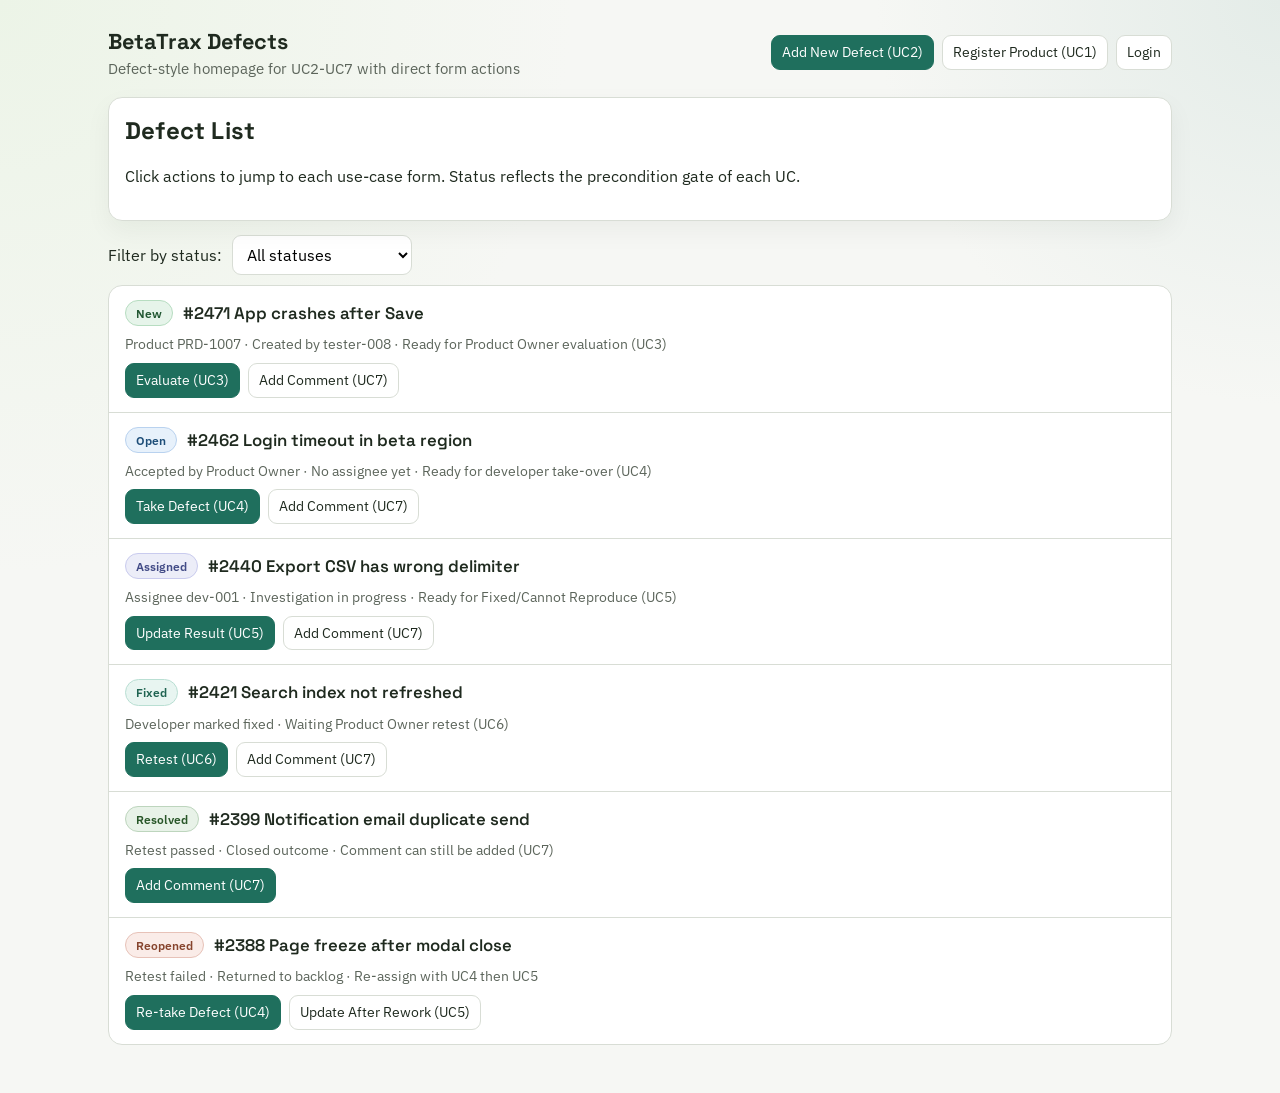
<file: index.html>
<!DOCTYPE html>
<html lang="en">
  <head>
    <meta charset="UTF-8" />
    <meta name="viewport" content="width=device-width, initial-scale=1.0" />
    <title>BetaTrax Defect Board</title>
    <link rel="preconnect" href="https://fonts.googleapis.com" />
    <link rel="preconnect" href="https://fonts.gstatic.com" crossorigin />
    <link
      href="https://fonts.googleapis.com/css2?family=IBM+Plex+Sans:wght@400;600&family=Space+Grotesk:wght@500;700&display=swap"
      rel="stylesheet"
    />
    <link rel="stylesheet" href="assets/styles.css" />
    <script defer src="assets/app.js"></script>
  </head>
  <body>
    <main class="layout">
      <header class="topbar">
        <div>
          <div class="brand">BetaTrax Defects</div>
          <div class="sub">Defect-style homepage for UC2-UC7 with direct form actions</div>
        </div>
        <div class="Defect-actions">
          <a class="action-link primary" href="usecases/uc2-submit-defect.html">Add New Defect (UC2)</a>
          <!-- <a class="action-link" href="external-tester-ui.html">External Tester UI (UC2)</a> -->
          <a class="action-link" href="usecases/uc1-register-product.html">Register Product (UC1)</a>
          <a class="action-link" href="external-auth.html">Login</a>
        </div>
      </header>

      <section class="card hero">
        <h1>Defect List</h1>
        <p>Click actions to jump to each use-case form. Status reflects the precondition gate of each UC.</p>
      </section>

      <section class="toolbar">
        <label for="Defect-filter">Filter by status:</label>
        <select id="Defect-filter">
          <option value="all">All statuses</option>
          <option value="new">New</option>
          <option value="open">Open</option>
          <option value="assigned">Assigned</option>
          <option value="fixed">Fixed</option>
          <option value="resolved">Resolved</option>
          <option value="reopened">Reopened</option>
        </select>
      </section>

      <section class="Defect-list">
        <article class="Defect-item" data-status="new">
          <div class="Defect-head">
            <span class="status-badge status-new">New</span>
            <a class="Defect-title" href="usecases/uc3-evaluate-defect.html">#2471 App crashes after Save</a>
          </div>
          <div class="Defect-meta">Product PRD-1007 · Created by tester-008 · Ready for Product Owner evaluation (UC3)</div>
          <div class="Defect-actions">
            <a class="action-link primary" href="usecases/uc3-evaluate-defect.html">Evaluate (UC3)</a>
            <a class="action-link" href="usecases/uc7-add-comment.html">Add Comment (UC7)</a>
          </div>
        </article>

        <article class="Defect-item" data-status="open">
          <div class="Defect-head">
            <span class="status-badge status-open">Open</span>
            <a class="Defect-title" href="usecases/uc4-take-defect.html">#2462 Login timeout in beta region</a>
          </div>
          <div class="Defect-meta">Accepted by Product Owner · No assignee yet · Ready for developer take-over (UC4)</div>
          <div class="Defect-actions">
            <a class="action-link primary" href="usecases/uc4-take-defect.html">Take Defect (UC4)</a>
            <a class="action-link" href="usecases/uc7-add-comment.html">Add Comment (UC7)</a>
          </div>
        </article>

        <article class="Defect-item" data-status="assigned">
          <div class="Defect-head">
            <span class="status-badge status-assigned">Assigned</span>
            <a class="Defect-title" href="usecases/uc5-update-defect.html">#2440 Export CSV has wrong delimiter</a>
          </div>
          <div class="Defect-meta">Assignee dev-001 · Investigation in progress · Ready for Fixed/Cannot Reproduce (UC5)</div>
          <div class="Defect-actions">
            <a class="action-link primary" href="usecases/uc5-update-defect.html">Update Result (UC5)</a>
            <a class="action-link" href="usecases/uc7-add-comment.html">Add Comment (UC7)</a>
          </div>
        </article>

        <article class="Defect-item" data-status="fixed">
          <div class="Defect-head">
            <span class="status-badge status-fixed">Fixed</span>
            <a class="Defect-title" href="usecases/uc6-retest-defect.html">#2421 Search index not refreshed</a>
          </div>
          <div class="Defect-meta">Developer marked fixed · Waiting Product Owner retest (UC6)</div>
          <div class="Defect-actions">
            <a class="action-link primary" href="usecases/uc6-retest-defect.html">Retest (UC6)</a>
            <a class="action-link" href="usecases/uc7-add-comment.html">Add Comment (UC7)</a>
          </div>
        </article>

        <article class="Defect-item" data-status="resolved">
          <div class="Defect-head">
            <span class="status-badge status-resolved">Resolved</span>
            <a class="Defect-title" href="usecases/uc7-add-comment.html">#2399 Notification email duplicate send</a>
          </div>
          <div class="Defect-meta">Retest passed · Closed outcome · Comment can still be added (UC7)</div>
          <div class="Defect-actions">
            <a class="action-link primary" href="usecases/uc7-add-comment.html">Add Comment (UC7)</a>
          </div>
        </article>

        <article class="Defect-item" data-status="reopened">
          <div class="Defect-head">
            <span class="status-badge status-reopened">Reopened</span>
            <a class="Defect-title" href="usecases/uc4-take-defect.html">#2388 Page freeze after modal close</a>
          </div>
          <div class="Defect-meta">Retest failed · Returned to backlog · Re-assign with UC4 then UC5</div>
          <div class="Defect-actions">
            <a class="action-link primary" href="usecases/uc4-take-defect.html">Re-take Defect (UC4)</a>
            <a class="action-link" href="usecases/uc5-update-defect.html">Update After Rework (UC5)</a>
          </div>
        </article>
      </section>
    </main>
  </body>
</html>
</file>
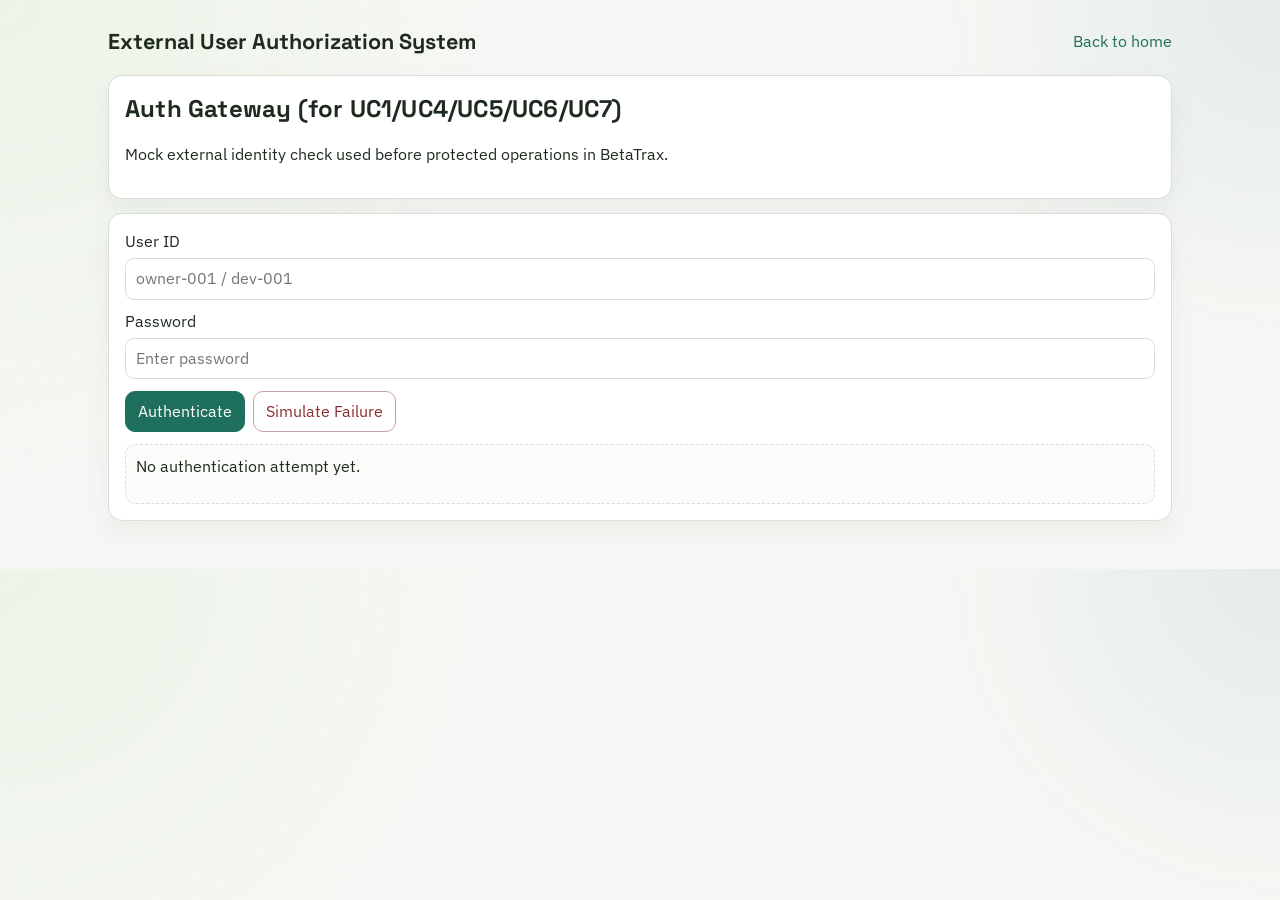
<file: external-auth.html>
<!DOCTYPE html>
<html lang="en">
  <head>
    <meta charset="UTF-8" />
    <meta name="viewport" content="width=device-width, initial-scale=1.0" />
    <title>External Authorization System</title>
    <link rel="preconnect" href="https://fonts.googleapis.com" />
    <link rel="preconnect" href="https://fonts.gstatic.com" crossorigin />
    <link
      href="https://fonts.googleapis.com/css2?family=IBM+Plex+Sans:wght@400;600&family=Space+Grotesk:wght@500;700&display=swap"
      rel="stylesheet"
    />
    <link rel="stylesheet" href="assets/styles.css" />
    <script defer src="assets/app.js"></script>
  </head>
  <body>
    <main class="layout">
      <header class="topbar">
        <div class="brand">External User Authorization System</div>
        <a href="index.html">Back to home</a>
      </header>

      <section class="card hero">
        <h1>Auth Gateway (for UC1/UC4/UC5/UC6/UC7)</h1>
        <p>Mock external identity check used before protected operations in BetaTrax.</p>
      </section>

      <section class="card">
        <div class="field">
          <label>User ID</label>
          <input type="text" placeholder="owner-001 / dev-001" />
        </div>
        <div class="field">
          <label>Password</label>
          <input type="password" placeholder="Enter password" />
        </div>
        <div class="actions">
          <button
            class="primary"
            data-status-target="auth-status"
            data-message="Authentication successful. Log in as [developer/product manager] of [productID]."
          >
            Authenticate
          </button>
          <button
            class="warn"
            data-status-target="auth-status"
            data-message="Authentication failed. Invalid user ID or password."
            data-tone="error"
          >
            Simulate Failure
          </button>
        </div>
        <div id="auth-status" class="status-box">No authentication attempt yet.</div>
      </section>
    </main>
  </body>
</html>
</file>
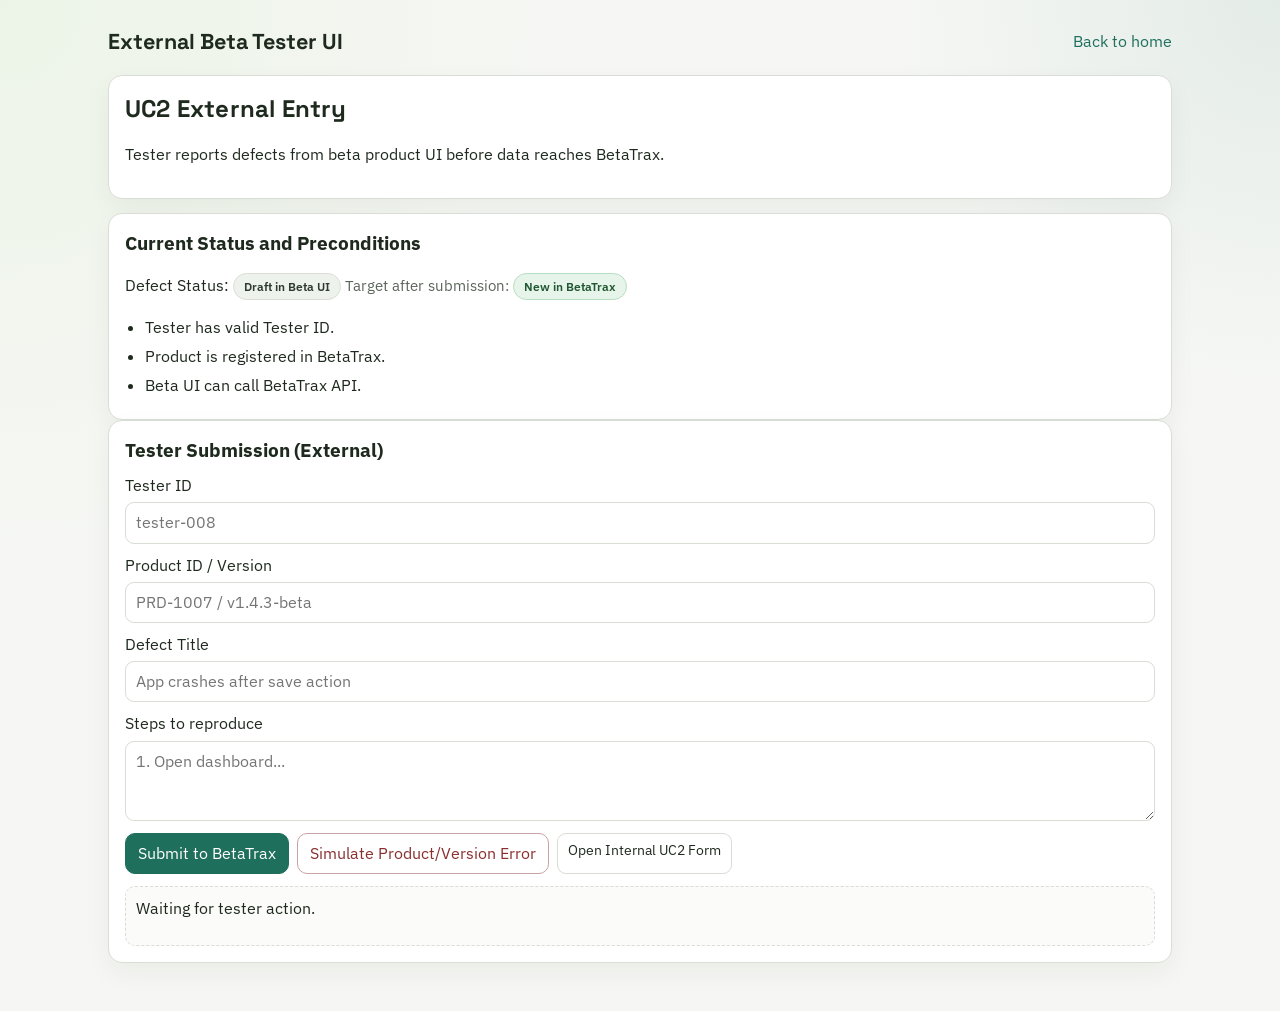
<file: external-tester-ui.html>
<!DOCTYPE html>
<html lang="en">
  <head>
    <meta charset="UTF-8" />
    <meta name="viewport" content="width=device-width, initial-scale=1.0" />
    <title>External Beta Tester UI</title>
    <link rel="preconnect" href="https://fonts.googleapis.com" />
    <link rel="preconnect" href="https://fonts.gstatic.com" crossorigin />
    <link
      href="https://fonts.googleapis.com/css2?family=IBM+Plex+Sans:wght@400;600&family=Space+Grotesk:wght@500;700&display=swap"
      rel="stylesheet"
    />
    <link rel="stylesheet" href="assets/styles.css" />
    <script defer src="assets/app.js"></script>
  </head>
  <body>
    <main class="layout">
      <header class="topbar">
        <div class="brand">External Beta Tester UI</div>
        <a href="index.html">Back to home</a>
      </header>

      <section class="card hero">
        <h1>UC2 External Entry</h1>
        <p>Tester reports defects from beta product UI before data reaches BetaTrax.</p>
      </section>

      <section class="card">
        <h3>Current Status and Preconditions</h3>
        <p>
          Defect Status:
          <span class="status-badge">Draft in Beta UI</span>
          <span class="sub">Target after submission:</span>
          <span class="status-badge status-new">New in BetaTrax</span>
        </p>
        <ul class="precheck">
          <li>Tester has valid Tester ID.</li>
          <li>Product is registered in BetaTrax.</li>
          <li>Beta UI can call BetaTrax API.</li>
        </ul>
      </section>

      <section class="card">
        <h3>Tester Submission (External)</h3>
        <div class="field"><label>Tester ID</label><input placeholder="tester-008" /></div>
        <div class="field"><label>Product ID / Version</label><input placeholder="PRD-1007 / v1.4.3-beta" /></div>
        <div class="field"><label>Defect Title</label><input placeholder="App crashes after save action" /></div>
        <div class="field"><label>Steps to reproduce</label><textarea placeholder="1. Open dashboard..."></textarea></div>
        <div class="actions">
          <button class="primary" data-status-target="external-tester-status" data-message="Submitted to BetaTrax API. Report created with status New.">Submit to BetaTrax</button>
          <button class="warn" data-status-target="external-tester-status" data-message="Submission failed. Invalid product/version from external UI." data-tone="error">Simulate Product/Version Error</button>
          <a class="action-link" href="usecases/uc2-submit-defect.html">Open Internal UC2 Form</a>
        </div>
        <div id="external-tester-status" class="status-box">Waiting for tester action.</div>
      </section>
    </main>
  </body>
</html>
</file>
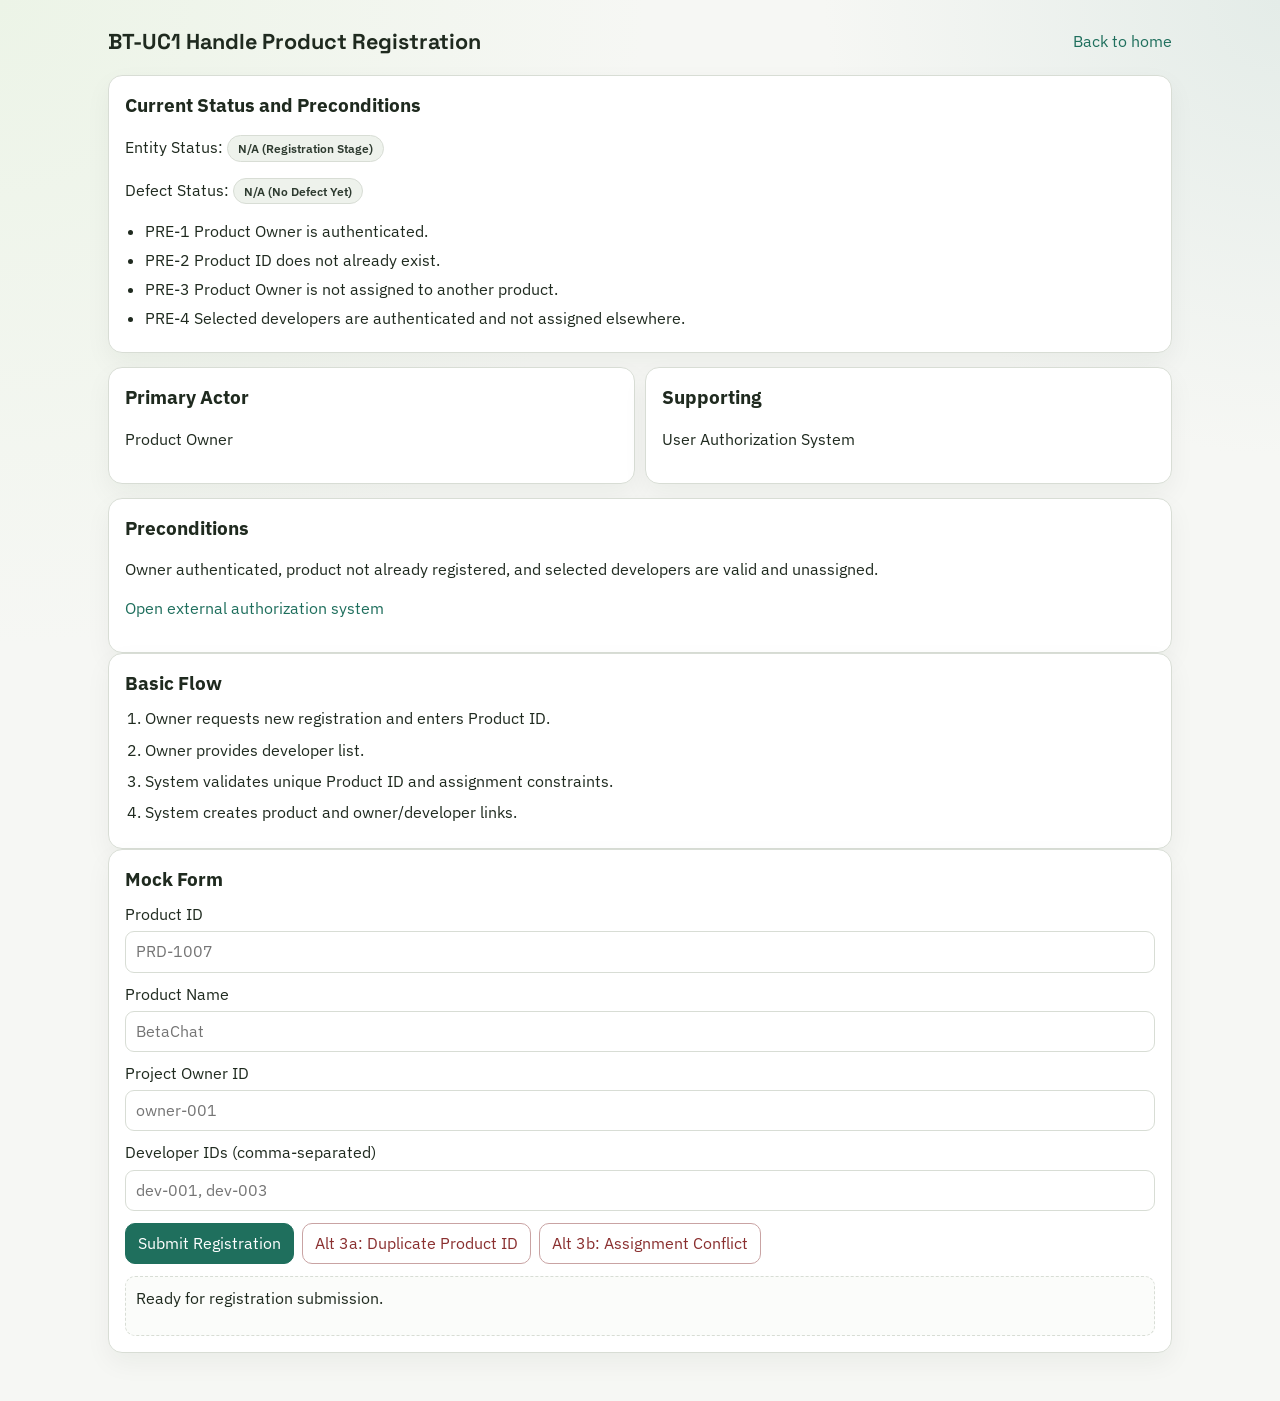
<file: usecases/uc1-register-product.html>
<!DOCTYPE html>
<html lang="en">
  <head>
    <meta charset="UTF-8" />
    <meta name="viewport" content="width=device-width, initial-scale=1.0" />
    <title>BT-UC1 Handle Product Registration</title>
    <link rel="preconnect" href="https://fonts.googleapis.com" />
    <link rel="preconnect" href="https://fonts.gstatic.com" crossorigin />
    <link
      href="https://fonts.googleapis.com/css2?family=IBM+Plex+Sans:wght@400;600&family=Space+Grotesk:wght@500;700&display=swap"
      rel="stylesheet"
    />
    <link rel="stylesheet" href="../assets/styles.css" />
    <script defer src="../assets/app.js"></script>
  </head>
  <body>
    <main class="layout">
      <header class="topbar">
        <div class="brand">BT-UC1 Handle Product Registration</div>
        <a href="../index.html">Back to home</a>
      </header>
      <section class="card">
        <h3>Current Status and Preconditions</h3>
        <p>
          Entity Status:
          <span class="status-badge">N/A (Registration Stage)</span>
        </p>
        <p>
          Defect Status:
          <span class="status-badge">N/A (No Defect Yet)</span>
        </p>
        <ul class="precheck">
          <li>PRE-1 Product Owner is authenticated.</li>
          <li>PRE-2 Product ID does not already exist.</li>
          <li>PRE-3 Product Owner is not assigned to another product.</li>
          <li>PRE-4 Selected developers are authenticated and not assigned elsewhere.</li>
        </ul>
      </section>
      <section class="meta">
        <article class="card"><h3>Primary Actor</h3><p>Product Owner</p></article>
        <article class="card"><h3>Supporting</h3><p>User Authorization System</p></article>
      </section>
      <section class="card">
        <h3>Preconditions</h3>
        <p>Owner authenticated, product not already registered, and selected developers are valid and unassigned.</p>
        <p class="footer-link"><a href="../external-auth.html">Open external authorization system</a></p>
      </section>
      <section class="card">
        <h3>Basic Flow</h3>
        <ol class="flow">
          <li>Owner requests new registration and enters Product ID.</li>
          <li>Owner provides developer list.</li>
          <li>System validates unique Product ID and assignment constraints.</li>
          <li>System creates product and owner/developer links.</li>
        </ol>
      </section>
      <section class="card">
        <h3>Mock Form</h3>
        <div class="field"><label>Product ID</label><input placeholder="PRD-1007" /></div>
        <div class="field"><label>Product Name</label><input placeholder="BetaChat" /></div>
        <div class="field"><label>Project Owner ID</label><input placeholder="owner-001" /></div>
        <div class="field"><label>Developer IDs (comma-separated)</label><input placeholder="dev-001, dev-003" /></div>
        <div class="actions">
          <button class="primary" data-status-target="uc1-status" data-message="Product created successfully. Owner and developers linked.">Submit Registration</button>
          <button class="warn" data-status-target="uc1-status" data-message="Rejected: Product ID already exists." data-tone="error">Alt 3a: Duplicate Product ID</button>
          <button class="warn" data-status-target="uc1-status" data-message="Rejected: Owner/Developer already assigned to another product." data-tone="error">Alt 3b: Assignment Conflict</button>
        </div>
        <div id="uc1-status" class="status-box">Ready for registration submission.</div>
      </section>
    </main>
  </body>
</html>
</file>
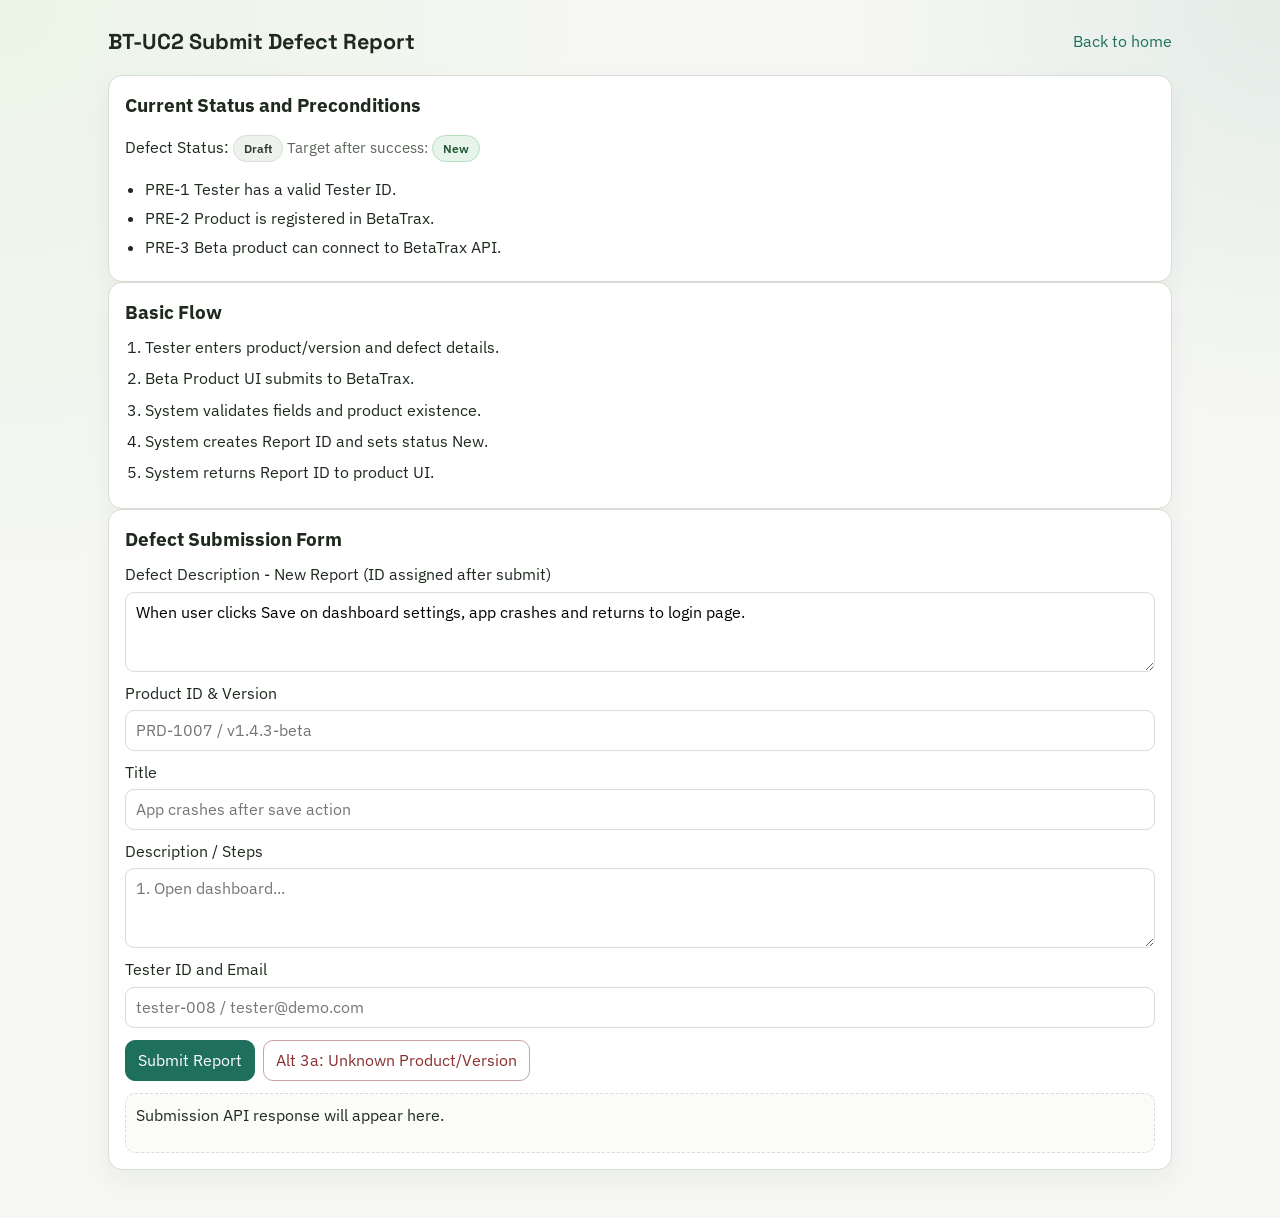
<file: usecases/uc2-submit-defect.html>
<!DOCTYPE html>
<html lang="en">
  <head>
    <meta charset="UTF-8" />
    <meta name="viewport" content="width=device-width, initial-scale=1.0" />
    <title>BT-UC2 Submit Defect Report</title>
    <link rel="preconnect" href="https://fonts.googleapis.com" />
    <link rel="preconnect" href="https://fonts.gstatic.com" crossorigin />
    <link
      href="https://fonts.googleapis.com/css2?family=IBM+Plex+Sans:wght@400;600&family=Space+Grotesk:wght@500;700&display=swap"
      rel="stylesheet"
    />
    <link rel="stylesheet" href="../assets/styles.css" />
    <script defer src="../assets/app.js"></script>
  </head>
  <body>
    <main class="layout">
      <header class="topbar">
        <div class="brand">BT-UC2 Submit Defect Report</div>
        <a href="../index.html">Back to home</a>
      </header>
      <section class="card">
        <h3>Current Status and Preconditions</h3>
        <p>
          Defect Status:
          <span class="status-badge">Draft</span>
          <span class="sub">Target after success:</span>
          <span class="status-badge status-new">New</span>
        </p>
        <ul class="precheck">
          <li>PRE-1 Tester has a valid Tester ID.</li>
          <li>PRE-2 Product is registered in BetaTrax.</li>
          <li>PRE-3 Beta product can connect to BetaTrax API.</li>
        </ul>
      </section>
      <section class="card">
        <h3>Basic Flow</h3>
        <ol class="flow">
          <li>Tester enters product/version and defect details.</li>
          <li>Beta Product UI submits to BetaTrax.</li>
          <li>System validates fields and product existence.</li>
          <li>System creates Report ID and sets status New.</li>
          <li>System returns Report ID to product UI.</li>
        </ol>
      </section>
      <section class="card">
        <h3>Defect Submission Form</h3>
        <div class="field"><label>Defect Description - New Report (ID assigned after submit)</label><textarea placeholder="Describe the observed behavior before submitting...">When user clicks Save on dashboard settings, app crashes and returns to login page.</textarea></div>
        <div class="field"><label>Product ID & Version</label><input placeholder="PRD-1007 / v1.4.3-beta" /></div>
        <div class="field"><label>Title</label><input placeholder="App crashes after save action" /></div>
        <div class="field"><label>Description / Steps</label><textarea placeholder="1. Open dashboard..."></textarea></div>
        <div class="field"><label>Tester ID and Email</label><input placeholder="tester-008 / tester@demo.com" /></div>
        <div class="actions">
          <button class="primary" data-status-target="uc2-status" data-message="Report accepted. Report ID BT-RP-2471 generated with status New.">Submit Report</button>
          <button class="warn" data-status-target="uc2-status" data-message="Submission rejected: unknown Product ID or invalid version." data-tone="error">Alt 3a: Unknown Product/Version</button>
        </div>
        <div id="uc2-status" class="status-box">Submission API response will appear here.</div>
      </section>
    </main>
  </body>
</html>
</file>
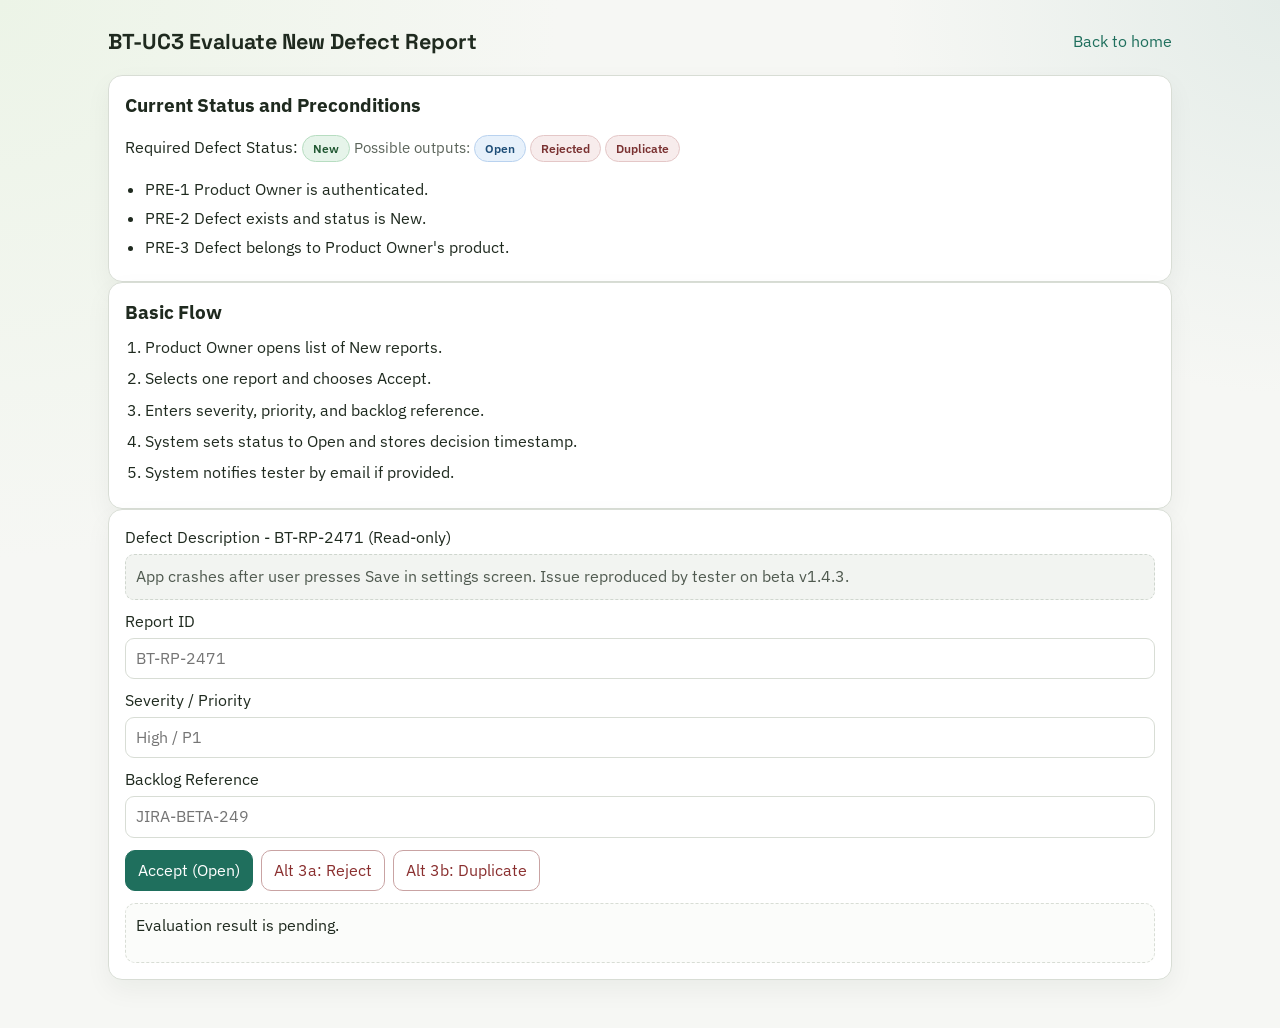
<file: usecases/uc3-evaluate-defect.html>
<!DOCTYPE html>
<html lang="en">
  <head>
    <meta charset="UTF-8" />
    <meta name="viewport" content="width=device-width, initial-scale=1.0" />
    <title>BT-UC3 Evaluate New Defect Report</title>
    <link rel="preconnect" href="https://fonts.googleapis.com" />
    <link rel="preconnect" href="https://fonts.gstatic.com" crossorigin />
    <link
      href="https://fonts.googleapis.com/css2?family=IBM+Plex+Sans:wght@400;600&family=Space+Grotesk:wght@500;700&display=swap"
      rel="stylesheet"
    />
    <link rel="stylesheet" href="../assets/styles.css" />
    <script defer src="../assets/app.js"></script>
  </head>
  <body>
    <main class="layout">
      <header class="topbar">
        <div class="brand">BT-UC3 Evaluate New Defect Report</div>
        <a href="../index.html">Back to home</a>
      </header>
      <section class="card">
        <h3>Current Status and Preconditions</h3>
        <p>
          Required Defect Status:
          <span class="status-badge status-new">New</span>
          <span class="sub">Possible outputs:</span>
          <span class="status-badge status-open">Open</span>
          <span class="status-badge status-rejected">Rejected</span>
          <span class="status-badge status-duplicate">Duplicate</span>
        </p>
        <ul class="precheck">
          <li>PRE-1 Product Owner is authenticated.</li>
          <li>PRE-2 Defect exists and status is New.</li>
          <li>PRE-3 Defect belongs to Product Owner's product.</li>
        </ul>
      </section>
      <section class="card">
        <h3>Basic Flow</h3>
        <ol class="flow">
          <li>Product Owner opens list of New reports.</li>
          <li>Selects one report and chooses Accept.</li>
          <li>Enters severity, priority, and backlog reference.</li>
          <li>System sets status to Open and stores decision timestamp.</li>
          <li>System notifies tester by email if provided.</li>
        </ol>
      </section>
      <section class="card">
        <div class="field">
          <label>Defect Description - BT-RP-2471 (Read-only)</label>
          <div class="readonly-display">App crashes after user presses Save in settings screen. Issue reproduced by tester on beta v1.4.3.</div>
        </div>
        <div class="field"><label>Report ID</label><input placeholder="BT-RP-2471" /></div>
        <div class="field"><label>Severity / Priority</label><input placeholder="High / P1" /></div>
        <div class="field"><label>Backlog Reference</label><input placeholder="JIRA-BETA-249" /></div>
        <div class="actions">
          <button class="primary" data-status-target="uc3-status" data-message="Accepted. Status changed to Open and backlog reference recorded.">Accept (Open)</button>
          <button class="warn" data-status-target="uc3-status" data-message="Rejected. Status changed to Rejected and tester notified." data-tone="error">Alt 3a: Reject</button>
          <button class="warn" data-status-target="uc3-status" data-message="Marked Duplicate. Linked to existing report and tester notified." data-tone="error">Alt 3b: Duplicate</button>
        </div>
        <div id="uc3-status" class="status-box">Evaluation result is pending.</div>
      </section>
    </main>
  </body>
</html>
</file>
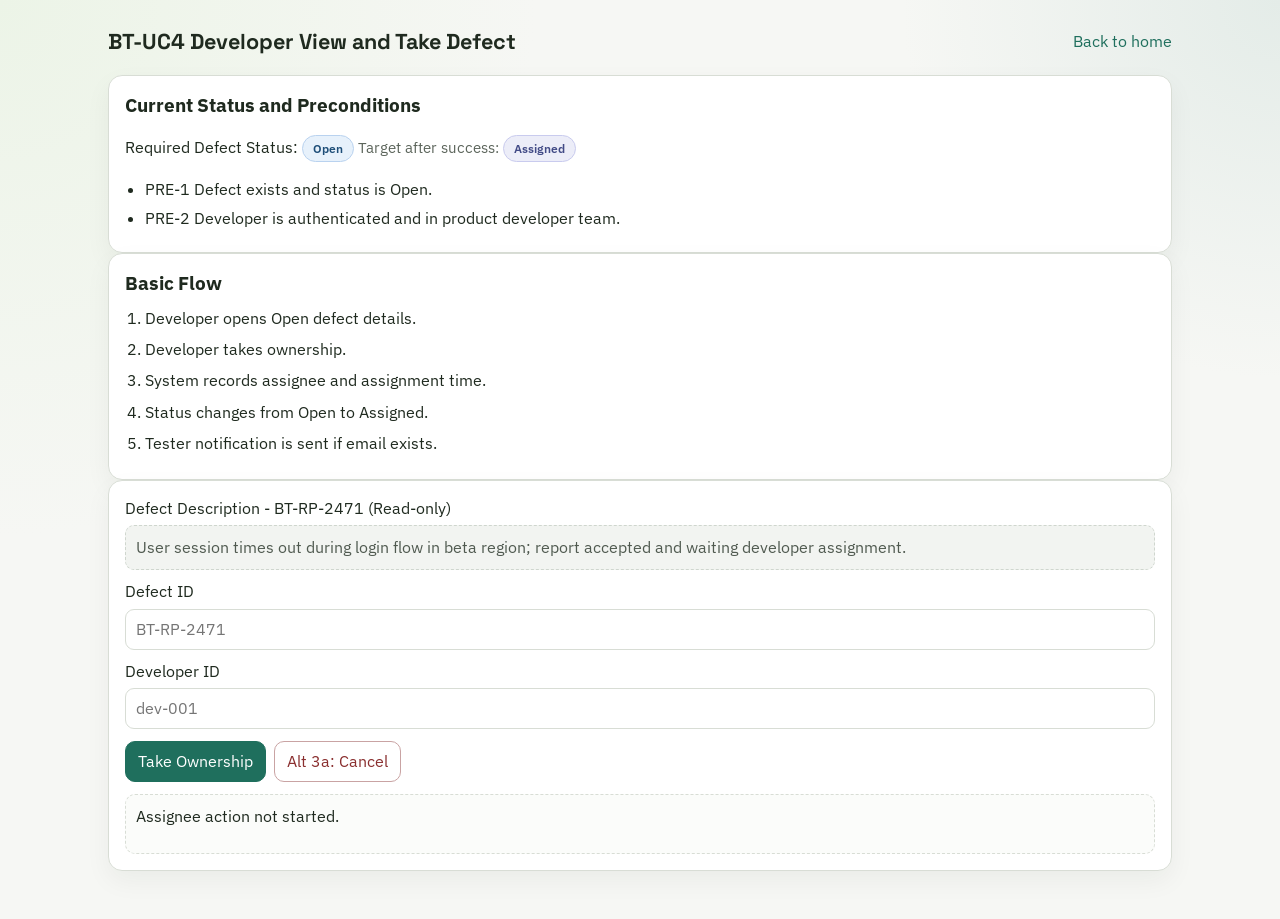
<file: usecases/uc4-take-defect.html>
<!DOCTYPE html>
<html lang="en">
  <head>
    <meta charset="UTF-8" />
    <meta name="viewport" content="width=device-width, initial-scale=1.0" />
    <title>BT-UC4 Developer View and Take Defect</title>
    <link rel="preconnect" href="https://fonts.googleapis.com" />
    <link rel="preconnect" href="https://fonts.gstatic.com" crossorigin />
    <link
      href="https://fonts.googleapis.com/css2?family=IBM+Plex+Sans:wght@400;600&family=Space+Grotesk:wght@500;700&display=swap"
      rel="stylesheet"
    />
    <link rel="stylesheet" href="../assets/styles.css" />
    <script defer src="../assets/app.js"></script>
  </head>
  <body>
    <main class="layout">
      <header class="topbar">
        <div class="brand">BT-UC4 Developer View and Take Defect</div>
        <a href="../index.html">Back to home</a>
      </header>
      <section class="card">
        <h3>Current Status and Preconditions</h3>
        <p>
          Required Defect Status:
          <span class="status-badge status-open">Open</span>
          <span class="sub">Target after success:</span>
          <span class="status-badge status-assigned">Assigned</span>
        </p>
        <ul class="precheck">
          <li>PRE-1 Defect exists and status is Open.</li>
          <li>PRE-2 Developer is authenticated and in product developer team.</li>
        </ul>
      </section>
      <section class="card">
        <h3>Basic Flow</h3>
        <ol class="flow">
          <li>Developer opens Open defect details.</li>
          <li>Developer takes ownership.</li>
          <li>System records assignee and assignment time.</li>
          <li>Status changes from Open to Assigned.</li>
          <li>Tester notification is sent if email exists.</li>
        </ol>
      </section>
      <section class="card">
        <div class="field">
          <label>Defect Description - BT-RP-2471 (Read-only)</label>
          <div class="readonly-display">User session times out during login flow in beta region; report accepted and waiting developer assignment.</div>
        </div>
        <div class="field"><label>Defect ID</label><input placeholder="BT-RP-2471" /></div>
        <div class="field"><label>Developer ID</label><input placeholder="dev-001" /></div>
        <div class="actions">
          <button class="primary" data-status-target="uc4-status" data-message="Ownership accepted. Status updated to Assigned with audit trail.">Take Ownership</button>
          <button class="warn" data-status-target="uc4-status" data-message="Ownership cancelled. Defect remains Open with no assignee." data-tone="error">Alt 3a: Cancel</button>
        </div>
        <div id="uc4-status" class="status-box">Assignee action not started.</div>
      </section>
    </main>
  </body>
</html>
</file>
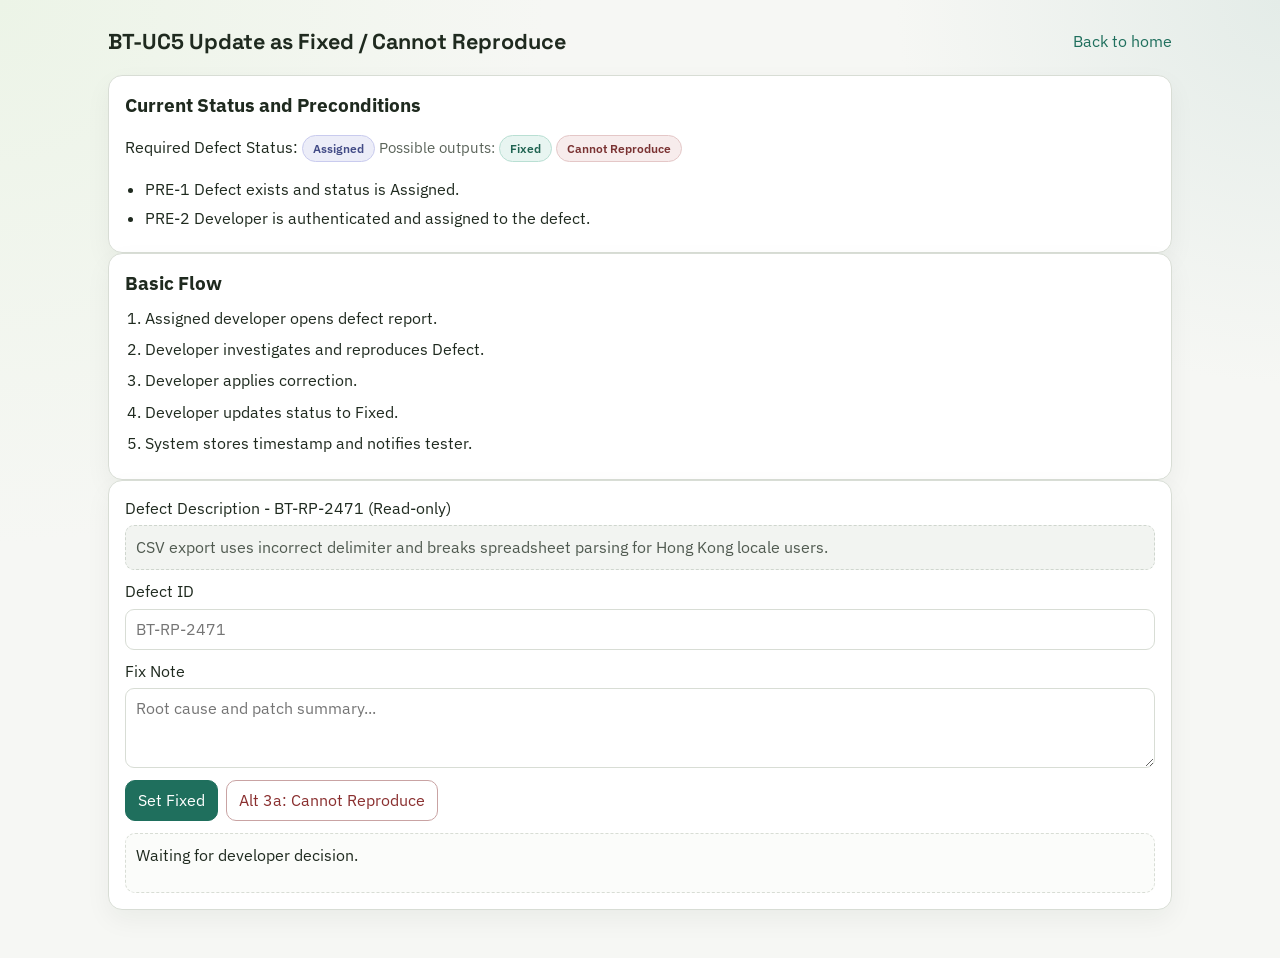
<file: usecases/uc5-update-defect.html>
<!DOCTYPE html>
<html lang="en">
  <head>
    <meta charset="UTF-8" />
    <meta name="viewport" content="width=device-width, initial-scale=1.0" />
    <title>BT-UC5 Developer Update Defect</title>
    <link rel="preconnect" href="https://fonts.googleapis.com" />
    <link rel="preconnect" href="https://fonts.gstatic.com" crossorigin />
    <link
      href="https://fonts.googleapis.com/css2?family=IBM+Plex+Sans:wght@400;600&family=Space+Grotesk:wght@500;700&display=swap"
      rel="stylesheet"
    />
    <link rel="stylesheet" href="../assets/styles.css" />
    <script defer src="../assets/app.js"></script>
  </head>
  <body>
    <main class="layout">
      <header class="topbar">
        <div class="brand">BT-UC5 Update as Fixed / Cannot Reproduce</div>
        <a href="../index.html">Back to home</a>
      </header>
      <section class="card">
        <h3>Current Status and Preconditions</h3>
        <p>
          Required Defect Status:
          <span class="status-badge status-assigned">Assigned</span>
          <span class="sub">Possible outputs:</span>
          <span class="status-badge status-fixed">Fixed</span>
          <span class="status-badge status-cannot">Cannot Reproduce</span>
        </p>
        <ul class="precheck">
          <li>PRE-1 Defect exists and status is Assigned.</li>
          <li>PRE-2 Developer is authenticated and assigned to the defect.</li>
        </ul>
      </section>
      <section class="card">
        <h3>Basic Flow</h3>
        <ol class="flow">
          <li>Assigned developer opens defect report.</li>
          <li>Developer investigates and reproduces Defect.</li>
          <li>Developer applies correction.</li>
          <li>Developer updates status to Fixed.</li>
          <li>System stores timestamp and notifies tester.</li>
        </ol>
      </section>
      <section class="card">
        <div class="field">
          <label>Defect Description - BT-RP-2471 (Read-only)</label>
          <div class="readonly-display">CSV export uses incorrect delimiter and breaks spreadsheet parsing for Hong Kong locale users.</div>
        </div>
        <div class="field"><label>Defect ID</label><input placeholder="BT-RP-2471" /></div>
        <div class="field"><label>Fix Note</label><textarea placeholder="Root cause and patch summary..."></textarea></div>
        <div class="actions">
          <button class="primary" data-status-target="uc5-status" data-message="Status updated to Fixed. Audit history and notification recorded.">Set Fixed</button>
          <button class="warn" data-status-target="uc5-status" data-message="Status updated to Cannot Reproduce. Audit history and notification recorded." data-tone="error">Alt 3a: Cannot Reproduce</button>
        </div>
        <div id="uc5-status" class="status-box">Waiting for developer decision.</div>
      </section>
    </main>
  </body>
</html>
</file>
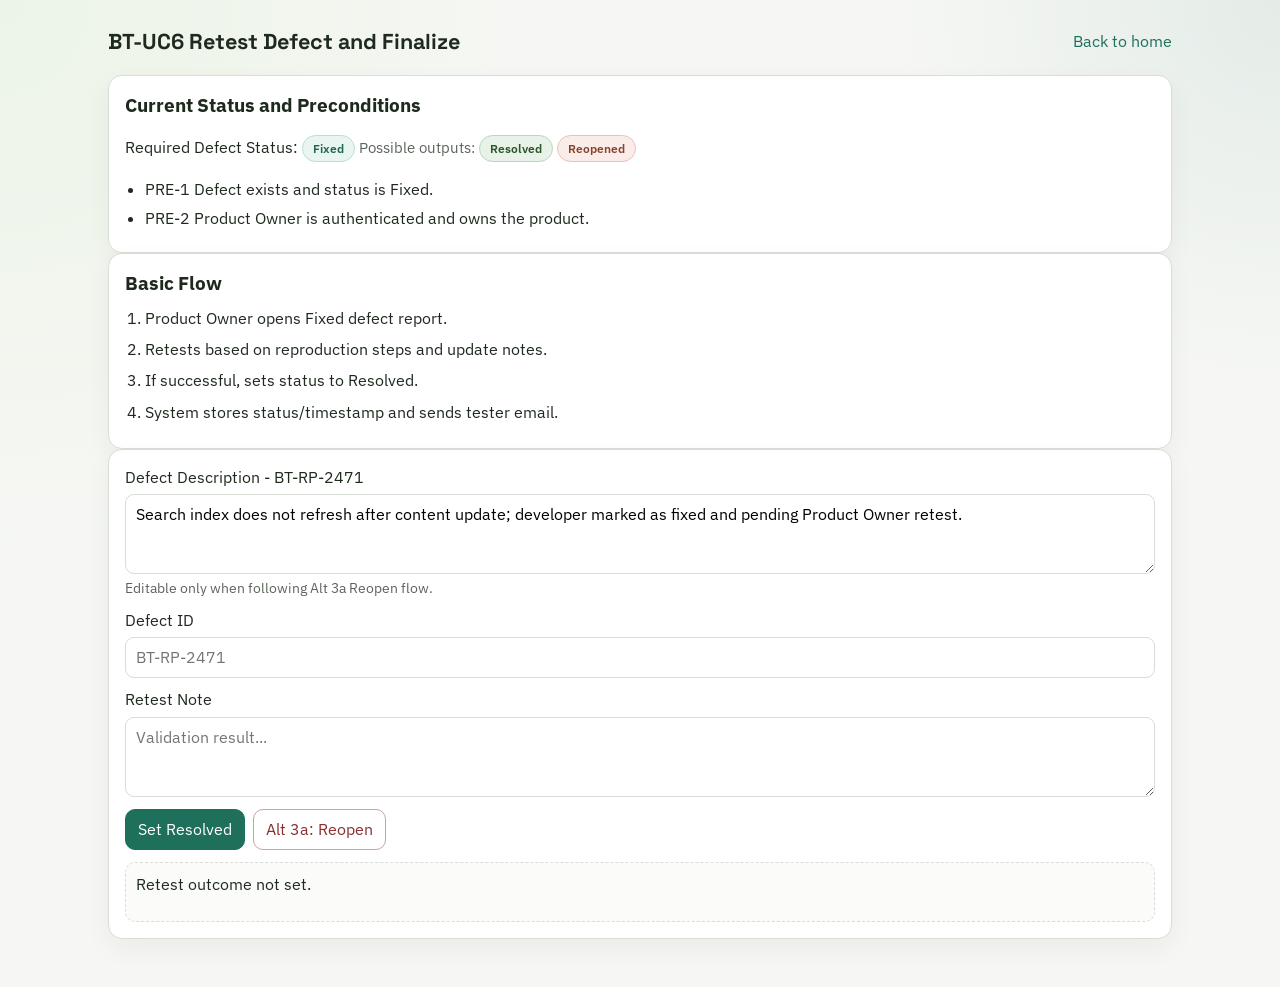
<file: usecases/uc6-retest-defect.html>
<!DOCTYPE html>
<html lang="en">
  <head>
    <meta charset="UTF-8" />
    <meta name="viewport" content="width=device-width, initial-scale=1.0" />
    <title>BT-UC6 Retest and Finalize Outcome</title>
    <link rel="preconnect" href="https://fonts.googleapis.com" />
    <link rel="preconnect" href="https://fonts.gstatic.com" crossorigin />
    <link
      href="https://fonts.googleapis.com/css2?family=IBM+Plex+Sans:wght@400;600&family=Space+Grotesk:wght@500;700&display=swap"
      rel="stylesheet"
    />
    <link rel="stylesheet" href="../assets/styles.css" />
    <script defer src="../assets/app.js"></script>
  </head>
  <body>
    <main class="layout">
      <header class="topbar">
        <div class="brand">BT-UC6 Retest Defect and Finalize</div>
        <a href="../index.html">Back to home</a>
      </header>
      <section class="card">
        <h3>Current Status and Preconditions</h3>
        <p>
          Required Defect Status:
          <span class="status-badge status-fixed">Fixed</span>
          <span class="sub">Possible outputs:</span>
          <span class="status-badge status-resolved">Resolved</span>
          <span class="status-badge status-reopened">Reopened</span>
        </p>
        <ul class="precheck">
          <li>PRE-1 Defect exists and status is Fixed.</li>
          <li>PRE-2 Product Owner is authenticated and owns the product.</li>
        </ul>
      </section>
      <section class="card">
        <h3>Basic Flow</h3>
        <ol class="flow">
          <li>Product Owner opens Fixed defect report.</li>
          <li>Retests based on reproduction steps and update notes.</li>
          <li>If successful, sets status to Resolved.</li>
          <li>System stores status/timestamp and sends tester email.</li>
        </ol>
      </section>
      <section class="card">
        <div class="field">
          <label>Defect Description - BT-RP-2471</label>
          <textarea>Search index does not refresh after content update; developer marked as fixed and pending Product Owner retest.</textarea>
          <div class="field-hint">Editable only when following Alt 3a Reopen flow.</div>
        </div>
        <div class="field"><label>Defect ID</label><input placeholder="BT-RP-2471" /></div>
        <div class="field"><label>Retest Note</label><textarea placeholder="Validation result..."></textarea></div>
        <div class="actions">
          <button class="primary" data-status-target="uc6-status" data-message="Retest passed. Status changed to Resolved and notification sent.">Set Resolved</button>
          <button class="warn" data-status-target="uc6-status" data-message="Retest failed. Status changed to Reopened for backlog rework." data-tone="error">Alt 3a: Reopen</button>
        </div>
        <div id="uc6-status" class="status-box">Retest outcome not set.</div>
      </section>
    </main>
  </body>
</html>
</file>
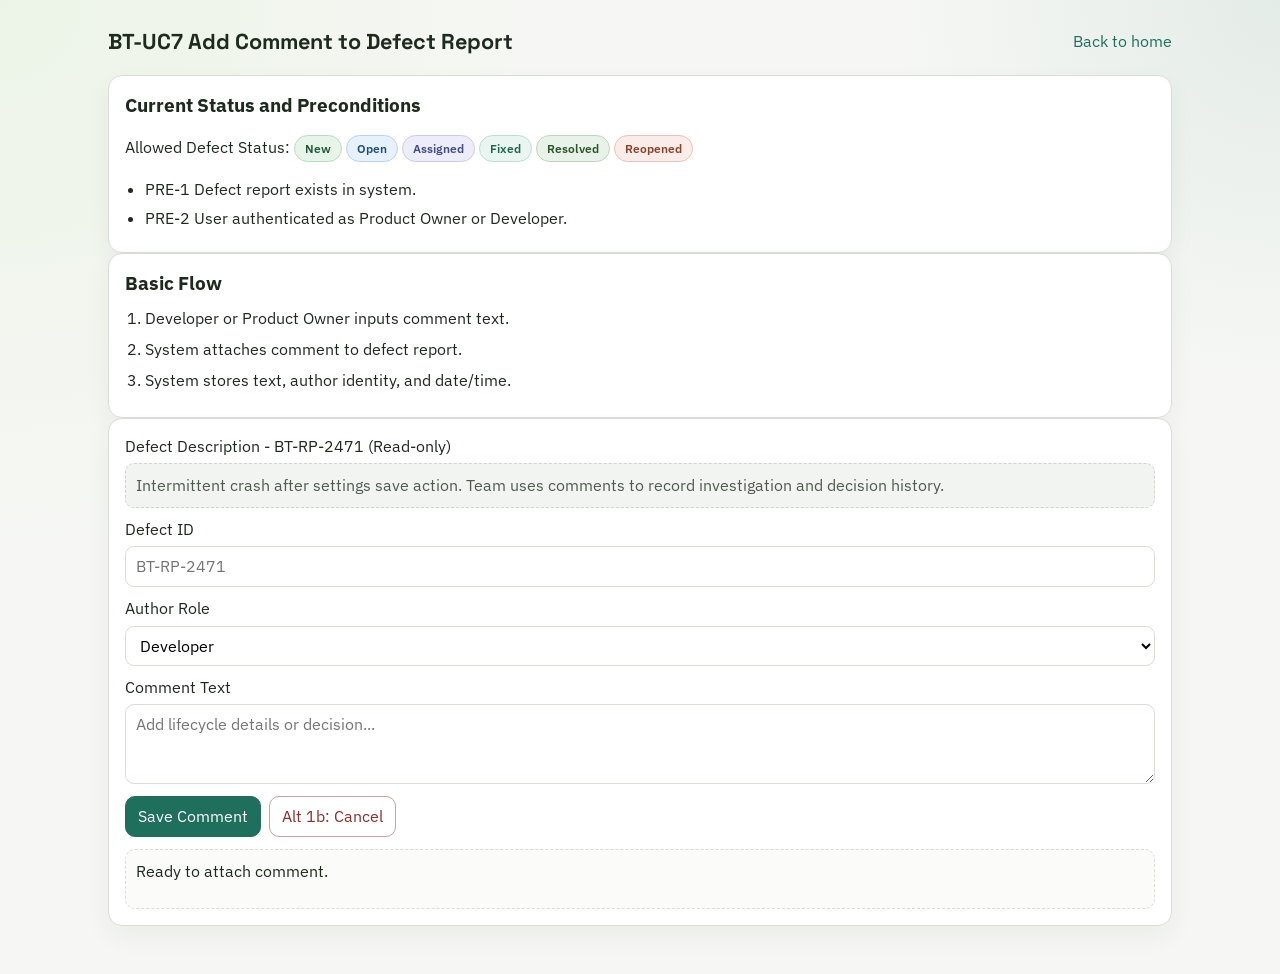
<file: usecases/uc7-add-comment.html>
<!DOCTYPE html>
<html lang="en">
  <head>
    <meta charset="UTF-8" />
    <meta name="viewport" content="width=device-width, initial-scale=1.0" />
    <title>BT-UC7 Add Comment to Defect Report</title>
    <link rel="preconnect" href="https://fonts.googleapis.com" />
    <link rel="preconnect" href="https://fonts.gstatic.com" crossorigin />
    <link
      href="https://fonts.googleapis.com/css2?family=IBM+Plex+Sans:wght@400;600&family=Space+Grotesk:wght@500;700&display=swap"
      rel="stylesheet"
    />
    <link rel="stylesheet" href="../assets/styles.css" />
    <script defer src="../assets/app.js"></script>
  </head>
  <body>
    <main class="layout">
      <header class="topbar">
        <div class="brand">BT-UC7 Add Comment to Defect Report</div>
        <a href="../index.html">Back to home</a>
      </header>
      <section class="card">
        <h3>Current Status and Preconditions</h3>
        <p>
          Allowed Defect Status:
          <span class="status-badge status-new">New</span>
          <span class="status-badge status-open">Open</span>
          <span class="status-badge status-assigned">Assigned</span>
          <span class="status-badge status-fixed">Fixed</span>
          <span class="status-badge status-resolved">Resolved</span>
          <span class="status-badge status-reopened">Reopened</span>
        </p>
        <ul class="precheck">
          <li>PRE-1 Defect report exists in system.</li>
          <li>PRE-2 User authenticated as Product Owner or Developer.</li>
        </ul>
      </section>
      <section class="card">
        <h3>Basic Flow</h3>
        <ol class="flow">
          <li>Developer or Product Owner inputs comment text.</li>
          <li>System attaches comment to defect report.</li>
          <li>System stores text, author identity, and date/time.</li>
        </ol>
      </section>
      <section class="card">
        <div class="field">
          <label>Defect Description - BT-RP-2471 (Read-only)</label>
          <div class="readonly-display">Intermittent crash after settings save action. Team uses comments to record investigation and decision history.</div>
        </div>
        <div class="field"><label>Defect ID</label><input placeholder="BT-RP-2471" /></div>
        <div class="field"><label>Author Role</label><select><option>Developer</option><option>Product Owner</option></select></div>
        <div class="field"><label>Comment Text</label><textarea id="comment-text" placeholder="Add lifecycle details or decision..."></textarea></div>
        <div class="actions">
          <button id="save-comment-btn" class="primary">Save Comment</button>
          <button id="cancel-comment-btn" class="warn">Alt 1b: Cancel</button>
        </div>
        <div id="uc7-status" class="status-box">Ready to attach comment.</div>
      </section>
    </main>
    <script>
      document.addEventListener("DOMContentLoaded", function () {
        const saveButton = document.getElementById("save-comment-btn");
        const cancelButton = document.getElementById("cancel-comment-btn");
        const commentField = document.getElementById("comment-text");
        if (!saveButton || !cancelButton || !commentField) return;

        saveButton.addEventListener("click", function () {
          const commentText = commentField.value.trim();
          if (!commentText) {
            updateStatus("uc7-status", "Error: comment text is required.", "error");
            return;
          }
          updateStatus("uc7-status", "Comment saved with author and timestamp.");
        });

        cancelButton.addEventListener("click", function () {
          commentField.value = "";
          updateStatus("uc7-status", "Operation cancelled. Draft comment discarded.", "error");
        });
      });
    </script>
  </body>
</html>
</file>
<file: assets/styles.css>
:root {
  --bg: #f6f7f4;
  --panel: #ffffff;
  --ink: #1f2a1f;
  --muted: #5c655b;
  --line: #d8ddd5;
  --accent: #1f6f5d;
  --accent-2: #c7e4dc;
  --danger: #8a2f2f;
  --radius: 14px;
}

* {
  box-sizing: border-box;
}

body {
  margin: 0;
  color: var(--ink);
  background:
    radial-gradient(circle at 0 0, #ecf4e7 0, transparent 34%),
    radial-gradient(circle at 100% 0, #e4ece8 0, transparent 24%),
    var(--bg);
  font-family: "IBM Plex Sans", "Segoe UI", Tahoma, sans-serif;
  line-height: 1.45;
}

a {
  color: var(--accent);
  text-decoration: none;
}

a:hover {
  text-decoration: underline;
}

.layout {
  max-width: 1100px;
  margin: 0 auto;
  padding: 26px 18px 48px;
}

.topbar {
  display: flex;
  justify-content: space-between;
  align-items: center;
  gap: 10px;
  margin-bottom: 18px;
}

.brand {
  font-family: "Space Grotesk", "Segoe UI", sans-serif;
  font-size: 1.35rem;
  font-weight: 700;
}

.sub {
  color: var(--muted);
  font-size: 0.95rem;
}

.grid {
  display: grid;
  grid-template-columns: repeat(auto-fit, minmax(250px, 1fr));
  gap: 14px;
}

.card {
  background: var(--panel);
  border: 1px solid var(--line);
  border-radius: var(--radius);
  padding: 16px;
  box-shadow: 0 10px 26px rgba(25, 41, 26, 0.05);
  animation: rise-in 0.45s ease both;
}

.card h2,
.card h3 {
  margin: 0 0 10px;
}

.pill {
  display: inline-block;
  border: 1px solid var(--line);
  border-radius: 999px;
  padding: 2px 10px;
  font-size: 0.8rem;
  color: var(--muted);
}

.hero {
  margin-bottom: 14px;
}

.hero h1 {
  margin: 0 0 6px;
  font-family: "Space Grotesk", "Segoe UI", sans-serif;
  letter-spacing: 0.2px;
}

.meta {
  display: grid;
  grid-template-columns: repeat(auto-fit, minmax(220px, 1fr));
  gap: 10px;
  margin: 14px 0;
}

.flow {
  margin: 0;
  padding-left: 20px;
}

.flow li {
  margin-bottom: 8px;
}

.actions {
  display: flex;
  flex-wrap: wrap;
  gap: 8px;
  margin-top: 12px;
}

button {
  border: 1px solid var(--line);
  background: #fff;
  color: var(--ink);
  border-radius: 10px;
  padding: 8px 12px;
  cursor: pointer;
  font: inherit;
}

button.primary {
  border-color: var(--accent);
  background: var(--accent);
  color: #fff;
}

button.warn {
  border-color: #c9a3a3;
  color: var(--danger);
}

button:hover {
  transform: translateY(-1px);
}

.status-box {
  margin-top: 12px;
  border: 1px dashed var(--line);
  background: #fbfcfa;
  border-radius: 10px;
  padding: 10px;
  min-height: 60px;
}

.field {
  display: grid;
  gap: 5px;
  margin-bottom: 10px;
}

input,
select,
textarea {
  width: 100%;
  border: 1px solid var(--line);
  border-radius: 9px;
  padding: 8px 10px;
  font: inherit;
  background: #fff;
}

textarea {
  min-height: 80px;
}

.footer-link {
  margin-top: 16px;
}

.status-badge {
  display: inline-block;
  padding: 3px 10px;
  border-radius: 999px;
  font-size: 0.78rem;
  font-weight: 600;
  border: 1px solid var(--line);
  background: #eef2ec;
  color: #2d3a2f;
}

.status-new {
  background: #e6f4ea;
  border-color: #b7ddc1;
  color: #215732;
}

.status-open {
  background: #e7f1fb;
  border-color: #b9d2ef;
  color: #1e4e78;
}

.status-assigned {
  background: #ecedf8;
  border-color: #c9cbee;
  color: #424b86;
}

.status-fixed {
  background: #e8f5f1;
  border-color: #b9dfd3;
  color: #1f6351;
}

.status-resolved {
  background: #e8f2e8;
  border-color: #bdd5bd;
  color: #285628;
}

.status-reopened {
  background: #faece8;
  border-color: #e7c2b8;
  color: #86442d;
}

.status-rejected,
.status-duplicate,
.status-cannot {
  background: #f7ecec;
  border-color: #e4c7c7;
  color: #7a3232;
}

.Defect-list {
  background: var(--panel);
  border: 1px solid var(--line);
  border-radius: var(--radius);
  overflow: hidden;
}

.Defect-item {
  padding: 14px 16px;
  border-top: 1px solid var(--line);
  display: grid;
  gap: 8px;
}

.Defect-item:first-child {
  border-top: 0;
}

.Defect-head {
  display: flex;
  flex-wrap: wrap;
  align-items: center;
  gap: 10px;
}

.Defect-title {
  font-family: "Space Grotesk", "Segoe UI", sans-serif;
  font-size: 1.05rem;
  font-weight: 600;
  color: var(--ink);
}

.Defect-meta {
  color: var(--muted);
  font-size: 0.88rem;
}

.Defect-actions {
  display: flex;
  flex-wrap: wrap;
  gap: 8px;
}

.action-link {
  display: inline-block;
  border: 1px solid var(--line);
  border-radius: 9px;
  padding: 6px 10px;
  color: var(--ink);
  font-size: 0.9rem;
  text-decoration: none;
  background: #fff;
}

.action-link.primary {
  background: var(--accent);
  color: #fff;
  border-color: var(--accent);
}

.action-link:hover {
  text-decoration: none;
  transform: translateY(-1px);
}

.toolbar {
  display: flex;
  flex-wrap: wrap;
  align-items: center;
  gap: 10px;
  margin-bottom: 10px;
}

.toolbar select {
  width: auto;
  min-width: 180px;
}

.precheck {
  margin: 0;
  padding-left: 20px;
}

.precheck li {
  margin-bottom: 6px;
}

.readonly-display {
  width: 100%;
  border: 1px dashed #cfd6ce;
  border-radius: 9px;
  padding: 10px;
  background: #f2f4f1;
  color: #505a50;
}

.field-hint {
  color: var(--muted);
  font-size: 0.86rem;
}

@keyframes rise-in {
  from {
    transform: translateY(8px);
    opacity: 0;
  }
  to {
    transform: translateY(0);
    opacity: 1;
  }
}

@media (max-width: 700px) {
  .layout {
    padding: 16px 12px 30px;
  }
  .topbar {
    flex-direction: column;
    align-items: flex-start;
  }
}
</file>
